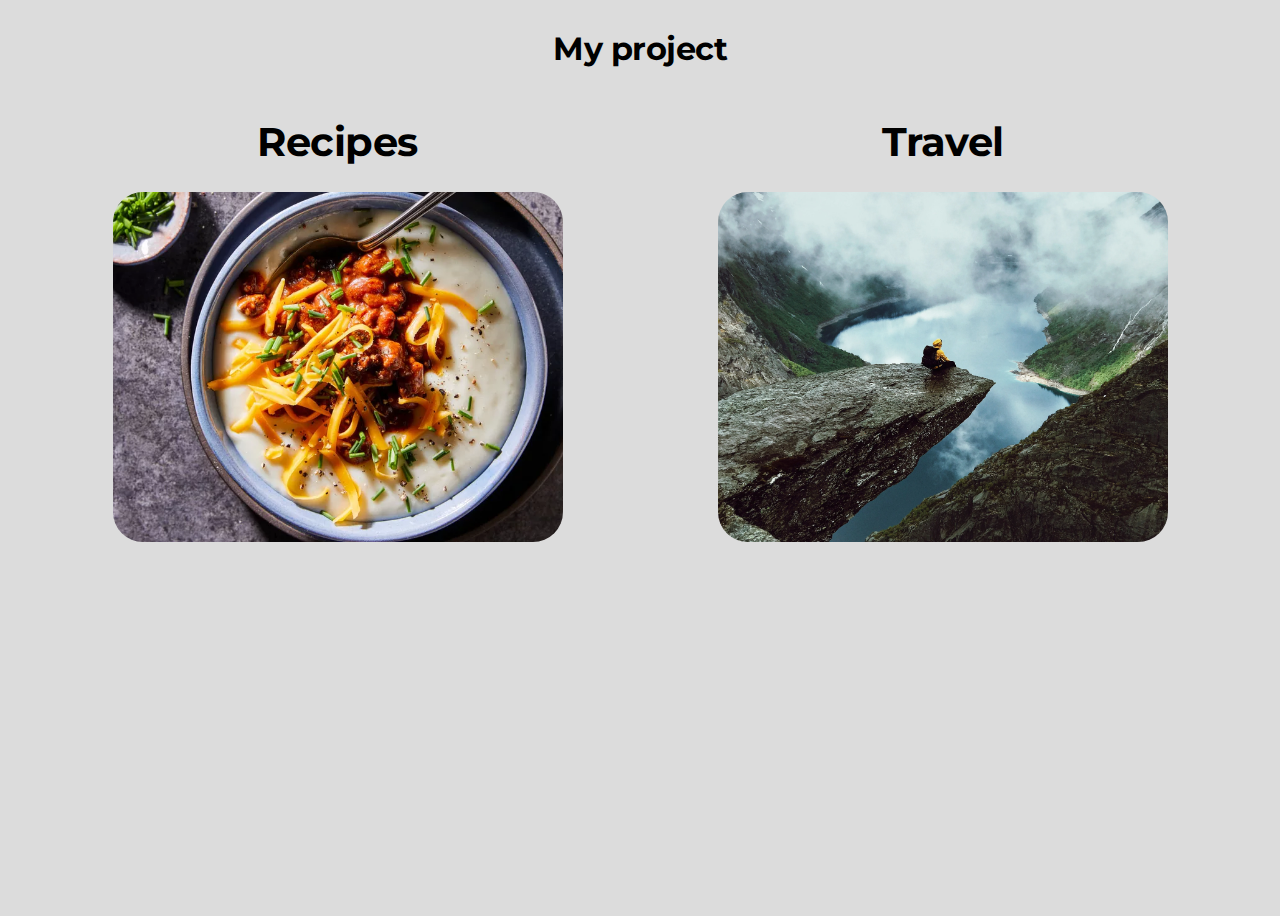
<file: index.html>
<!DOCTYPE html>
<html lang="en">

<head>
	<meta charset="UTF-8">
	<meta name="viewport" content="width=device-width, initial-scale=1.0, maximum-scale=2.0, user-scalable=yes">
	<title>My project</title>
	<link rel="stylesheet" href="https://cdnjs.cloudflare.com/ajax/libs/font-awesome/6.4.2/css/all.min.css"
		crossorigin="anonymous" referrerpolicy="no-referrer" />
	<link rel="shortcut icon" href="/assets/recipes/cookie-bite-solid.svg" type="image/x-icon">
	<link rel="stylesheet" href="./style.css">

</head>

<body>
	<header>
		<h1 class="title">My project</h1>
	</header>
	<main>
		<section>
			<div class="container">
				<div class="item">
					<div class="item-card">
						<h1>Recipes</h1>
						<a href="./assets/pages/recipes.html"><img class="item-card__img"
								src="./assets/recipes/4Chili-Topped-Potato-Soup-22b31bf974ad4e6ebd02a0263fb704f1.webp" alt=""></a>
					</div>

					<div class="item-card">
						<h1>Travel</h1>
						<a href="./travel/travel.html"><img class="item-card__img"
								src="./travel/assets/man-sits-end-trolltunga-before-mountains.webp" alt=""></a>
					</div>

				</div>
			</div>
		</section>
	</main>
</body>

</html>
</file>
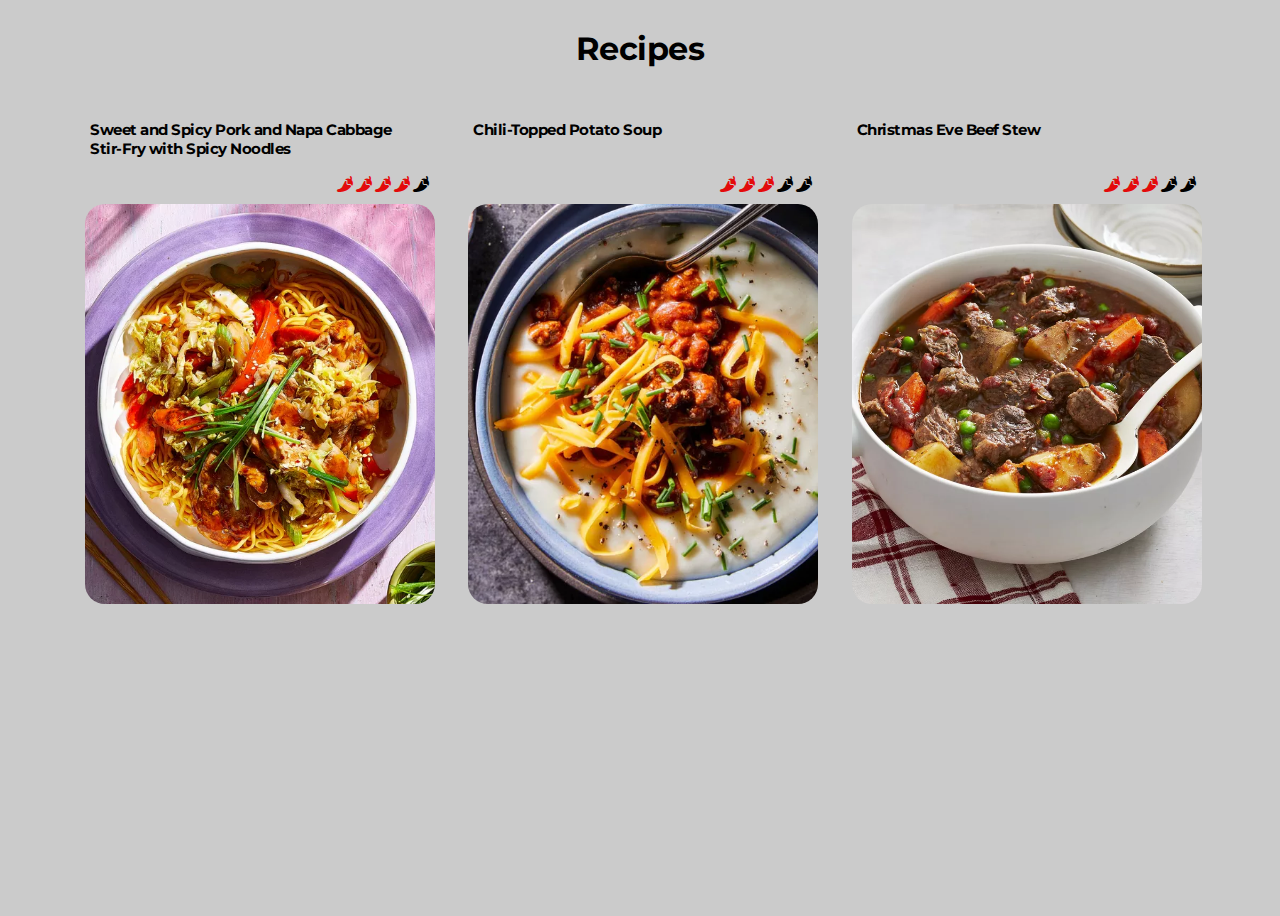
<file: recipes.html>
<!DOCTYPE html>
<html lang="en">

<head>
	<meta charset="UTF-8">
	<meta name="viewport" content="width=device-width, initial-scale=1.0, maximum-scale=2.0, user-scalable=yes">
	<title>Recipes</title>
	<link rel="stylesheet" href="https://cdnjs.cloudflare.com/ajax/libs/font-awesome/6.4.2/css/all.min.css"
		crossorigin="anonymous" referrerpolicy="no-referrer" />

	<link rel="stylesheet" href="./recipes.css">
</head>

<body>
	<header>
		<h1 class="title">Recipes</h1>
	</header>
	<main>
		<section>
			<div class="container">
				<div class="recipes">
					<div class="recipes-item">
						<div class="recipes-item__title">
							<h2 class="recipes-title">Sweet and Spicy Pork and Napa Cabbage Stir-Fry with Spicy Noodles</h2>
							<div class="icons">
								<i class="fa-solid fa-pepper-hot cheked"></i>
								<i class="fa-solid fa-pepper-hot cheked"></i>
								<i class="fa-solid fa-pepper-hot cheked"></i>
								<i class="fa-solid fa-pepper-hot cheked"></i>
								<i class="fa-solid fa-pepper-hot"></i>
							</div>
						</div>
						<div class="recipes-item__image">
							<a href="http://">
								<img class="recipes-img__item"
									src="./assets/recipes/4x3-GOLDMAN_ALR0323_InSeason_StirFry_1751-11283adbb17c4d44afcdbfd448dc6cf6.webp"
									alt="">
							</a>
						</div>
					</div>
					<div class="recipes-item">
						<div class="recipes-item__title">
							<h2 class="recipes-title">Chili-Topped Potato Soup</h2>
							<div class="icons">
								<i class="fa-solid fa-pepper-hot cheked"></i>
								<i class="fa-solid fa-pepper-hot cheked"></i>
								<i class="fa-solid fa-pepper-hot cheked"></i>
								<i class="fa-solid fa-pepper-hot "></i>
								<i class="fa-solid fa-pepper-hot"></i>
							</div>
						</div>
						<div class="recipes-item__image">
							<a href="http://">
								<img class="recipes-img__item"
									src="./assets/recipes/4Chili-Topped-Potato-Soup-22b31bf974ad4e6ebd02a0263fb704f1.webp" alt="">
							</a>
						</div>
					</div>
					<div class="recipes-item">
						<div class="recipes-item__title">
							<h2 class="recipes-title">Christmas Eve Beef Stew
							</h2>
							<div class="icons">
								<i class="fa-solid fa-pepper-hot cheked"></i>
								<i class="fa-solid fa-pepper-hot cheked"></i>
								<i class="fa-solid fa-pepper-hot cheked"></i>
								<i class="fa-solid fa-pepper-hot "></i>
								<i class="fa-solid fa-pepper-hot"></i>
							</div>
						</div>
						<div class="recipes-item__image">
							<a href="http://">
								<img class="recipes-img__item"
									src="./assets/recipes/ChristmasEveBeefStew___002-2000-fa0f682511364e49be9292f654af53aa.webp" alt="">
							</a>
						</div>
					</div>

				</div>
			</div>
		</section>
	</main>
</body>

</html>
</file>
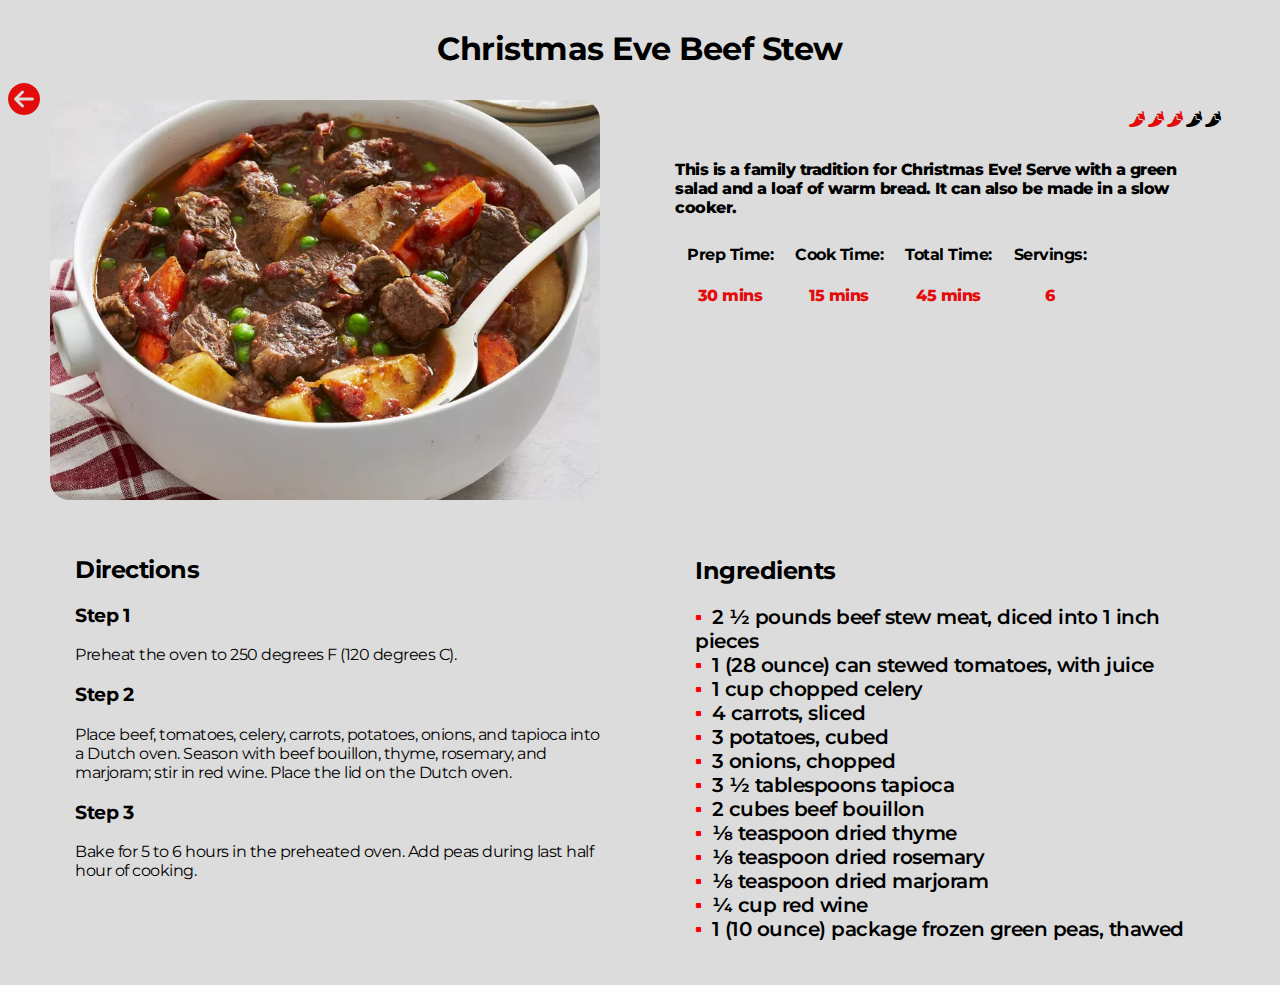
<file: assets/pages/beef.html>
<!DOCTYPE html>
<html lang="en">

<head>
	<meta charset="UTF-8">
	<meta name="viewport" content="width=device-width, initial-scale=1.0, maximum-scale=2.0, user-scalable=yes">
	<title>Christmas Eve Beef Stew</title>
	<link rel="stylesheet" href="../style/item.css">
	<link rel="stylesheet" href="https://cdnjs.cloudflare.com/ajax/libs/font-awesome/6.4.2/css/all.min.css"
		crossorigin="anonymous" referrerpolicy="no-referrer" />
	<link rel="shortcut icon" href="/assets/recipes/cookie-bite-solid.svg" type="image/x-icon">

</head>

<body>
	<header>
		<h1 class="title">Christmas Eve Beef Stew</h1>
		<a class="back" href="./recipes.html"><i class="fa-solid fa-circle-arrow-left fa-2xl"></i></a>
	</header>
	<main>
		<section>
			<div class="container">
				<div class="recipes">
					<div class="recipes-item">
						<img class="recipes-img__item"
							src="../recipes/ChristmasEveBeefStew___002-2000-fa0f682511364e49be9292f654af53aa.webp" alt="">
						<div class="recipes-item__title">
							<div class="icons">
								<i class="fa-solid fa-pepper-hot cheked"></i>
								<i class="fa-solid fa-pepper-hot cheked"></i>
								<i class="fa-solid fa-pepper-hot cheked"></i>
								<i class="fa-solid fa-pepper-hot"></i>
								<i class="fa-solid fa-pepper-hot"></i>
							</div>
							<div class="img-item__info">
								<p>This is a family tradition for Christmas Eve! Serve with a green salad and a loaf of warm bread. It
									can also be made in
									a slow cooker.
								</p>
								<table>
									<tr>
										<th>Prep Time:</th>
										<th>Cook Time:</th>
										<th>Total Time:</th>
										<th>Servings:</th>
									</tr>
									<tr>
										<td>30 mins</td>
										<td>15 mins</td>
										<td>45 mins</td>
										<td>6</td>
									</tr>
								</table>
							</div>
						</div>
					</div>


					<div class="ingredients">
						<div class="directions">
							<h2>Directions</h2>
							<div class="step">
								<h3>Step 1</h3>
								<p>Preheat the oven to 250 degrees F (120 degrees C).</p>
							</div>
							<div class="step">
								<h3>Step 2</h3>
								<p>Place beef, tomatoes, celery, carrots, potatoes, onions, and tapioca into a Dutch oven. Season with
									beef bouillon,
									thyme, rosemary, and marjoram; stir in red wine. Place the lid on the Dutch oven.</p>
							</div>
							<div class="step">
								<h3>Step 3</h3>
								<p>Bake for 5 to 6 hours in the preheated oven. Add peas during last half hour of cooking.</p>
							</div>
						</div>
						<ul>
							<h2>Ingredients</h2>

							<li>2 ½ pounds beef stew meat, diced into 1 inch pieces</li>
							<li>1 (28 ounce) can stewed tomatoes, with juice</li>
							<li>1 cup chopped celery</li>
							<li>4 carrots, sliced</li>
							<li>3 potatoes, cubed</li>
							<li>3 onions, chopped</li>
							<li>3 ½ tablespoons tapioca</li>
							<li>2 cubes beef bouillon</li>
							<li>⅛ teaspoon dried thyme</li>
							<li>⅛ teaspoon dried rosemary</li>
							<li>⅛ teaspoon dried marjoram</li>
							<li>¼ cup red wine</li>
							<li>1 (10 ounce) package frozen green peas, thawed</li>
						</ul>

					</div>
				</div>
			</div>
		</section>
	</main>
</body>

</html>
</file>
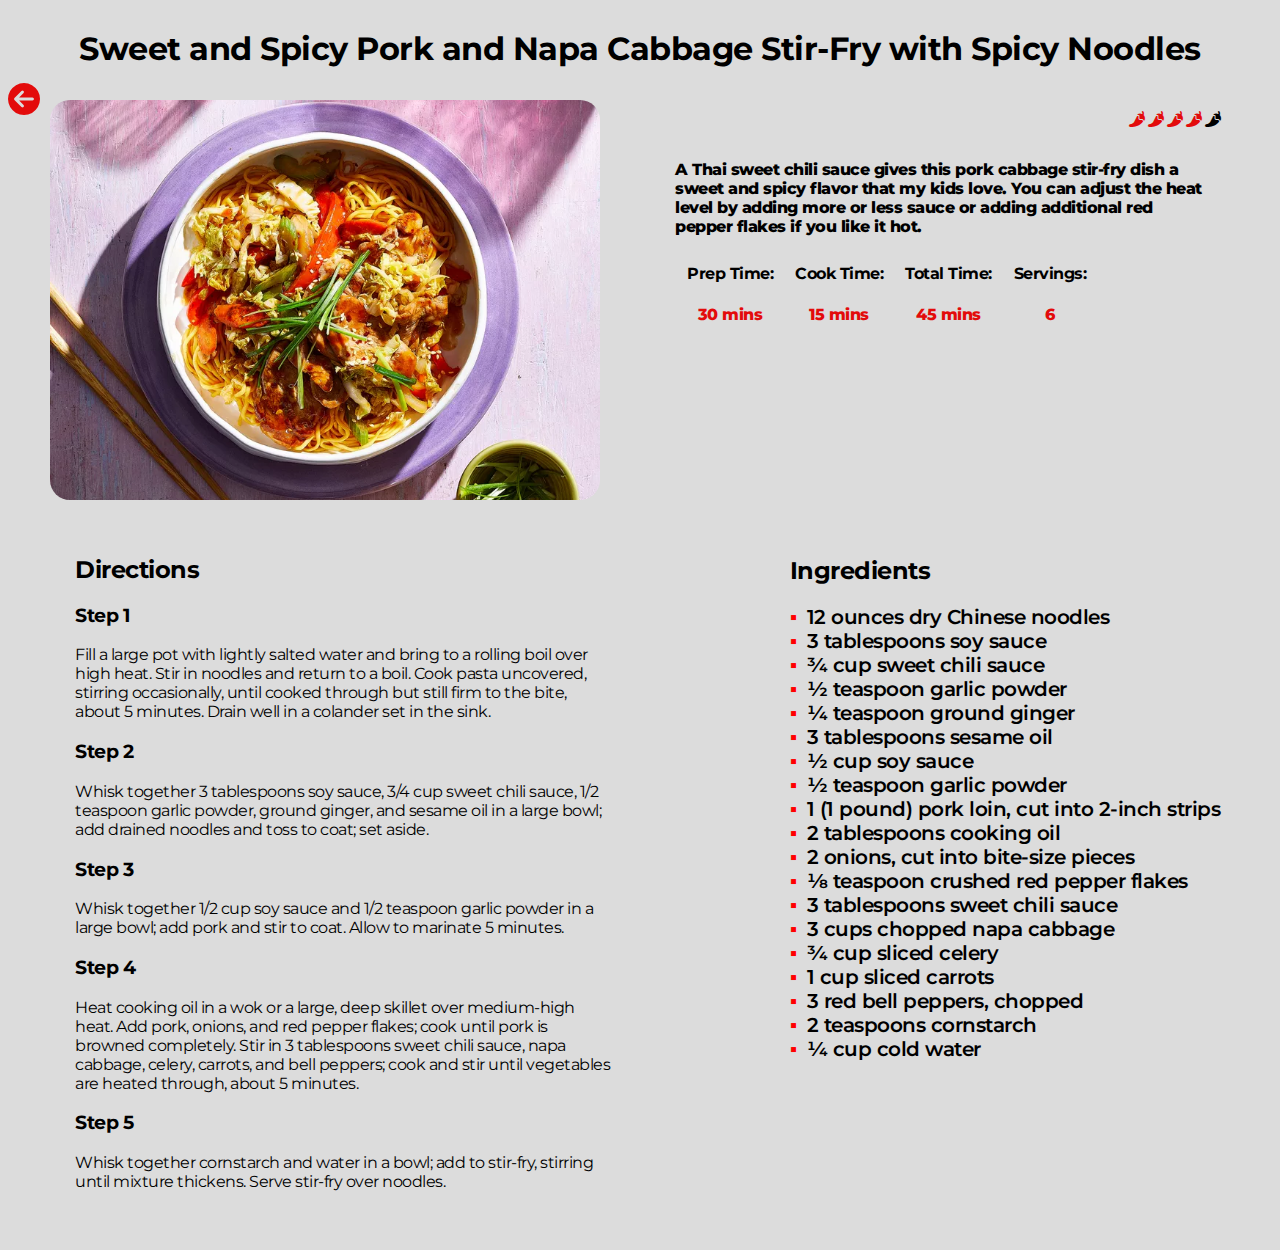
<file: assets/pages/pork.html>
<!DOCTYPE html>
<html lang="en">

<head>
	<meta charset="UTF-8">
	<meta name="viewport" content="width=device-width, initial-scale=1.0, maximum-scale=2.0, user-scalable=yes">
	<title>Sweet and Spicy Pork and Napa Cabbage Stir-Fry with Spicy Noodles</title>
	<link rel="stylesheet" href="../style/item.css">
	<link rel="stylesheet" href="https://cdnjs.cloudflare.com/ajax/libs/font-awesome/6.4.2/css/all.min.css"
		crossorigin="anonymous" referrerpolicy="no-referrer" />
	<link rel="shortcut icon" href="/assets/recipes/cookie-bite-solid.svg" type="image/x-icon">

</head>

<body>
	<header>
		<h1 class="title">Sweet and Spicy Pork and Napa Cabbage Stir-Fry with Spicy Noodles</h1>
		<a class="back" href="./recipes.html"><i class="fa-solid fa-circle-arrow-left fa-2xl"></i></a>
	</header>
	<main>
		<section>
			<div class="container">
				<div class="recipes">
					<div class="recipes-item">
						<img class="recipes-img__item"
							src="../recipes/4x3-GOLDMAN_ALR0323_InSeason_StirFry_1751-11283adbb17c4d44afcdbfd448dc6cf6.webp" alt="">
						<div class="recipes-item__title">
							<div class="icons">
								<i class="fa-solid fa-pepper-hot cheked"></i>
								<i class="fa-solid fa-pepper-hot cheked"></i>
								<i class="fa-solid fa-pepper-hot cheked"></i>
								<i class="fa-solid fa-pepper-hot cheked"></i>
								<i class="fa-solid fa-pepper-hot"></i>
							</div>
							<div class="img-item__info">
								<p>A Thai sweet chili sauce gives this pork cabbage stir-fry dish a sweet and spicy flavor that
									my kids
									love. You can
									adjust the heat level by adding more or less sauce or adding additional red pepper flakes if you
									like
									it
									hot.</p>
								<table>
									<tr>
										<th>Prep Time:</th>
										<th>Cook Time:</th>
										<th>Total Time:</th>
										<th>Servings:</th>
									</tr>
									<tr>
										<td>30 mins</td>
										<td>15 mins</td>
										<td>45 mins</td>
										<td>6</td>
									</tr>
								</table>
							</div>
						</div>
					</div>


					<div class="ingredients">
						<div class="directions">
							<h2>Directions</h2>
							<div class="step">
								<h3>Step 1</h3>
								<p>Fill a large pot with lightly salted water and bring to a rolling boil over high heat. Stir in
									noodles and return to a
									boil. Cook pasta uncovered, stirring occasionally, until cooked through but still firm to the bite,
									about 5 minutes.
									Drain well in a colander set in the sink.</p>
							</div>
							<div class="step">
								<h3>Step 2</h3>
								<p>Whisk together 3 tablespoons soy sauce, 3/4 cup sweet chili sauce, 1/2 teaspoon garlic powder, ground
									ginger, and sesame
									oil in a large bowl; add drained noodles and toss to coat; set aside.</p>
							</div>
							<div class="step">
								<h3>Step 3</h3>
								<p>Whisk together 1/2 cup soy sauce and 1/2 teaspoon garlic powder in a large bowl; add pork and stir to
									coat. Allow to
									marinate 5 minutes.</p>
							</div>
							<div class="step">
								<h3>Step 4</h3>
								<p>Heat cooking oil in a wok or a large, deep skillet over medium-high heat. Add pork, onions, and red
									pepper flakes; cook
									until pork is browned completely. Stir in 3 tablespoons sweet chili sauce, napa cabbage, celery,
									carrots, and bell
									peppers; cook and stir until vegetables are heated through, about 5 minutes.</p>
							</div>
							<div class="step">
								<h3>Step 5</h3>
								<p>Whisk together cornstarch and water in a bowl; add to stir-fry, stirring until mixture thickens.
									Serve stir-fry over
									noodles.</p>
							</div>
						</div>
						<ul>
							<h2>Ingredients</h2>

							<li>12 ounces dry Chinese noodles</li>
							<li>3 tablespoons soy sauce</li>
							<li>¾ cup sweet chili sauce</li>
							<li>½ teaspoon garlic powder</li>
							<li>¼ teaspoon ground ginger</li>
							<li>3 tablespoons sesame oil</li>
							<li>½ cup soy sauce</li>
							<li>½ teaspoon garlic powder</li>
							<li>1 (1 pound) pork loin, cut into 2-inch strips</li>
							<li>2 tablespoons cooking oil</li>
							<li>2 onions, cut into bite-size pieces</li>
							<li>⅛ teaspoon crushed red pepper flakes</li>
							<li>3 tablespoons sweet chili sauce</li>
							<li>3 cups chopped napa cabbage</li>
							<li>¾ cup sliced celery</li>
							<li>1 cup sliced carrots</li>
							<li>3 red bell peppers, chopped</li>
							<li>2 teaspoons cornstarch</li>
							<li>¼ cup cold water</li>
						</ul>

					</div>
				</div>
			</div>
		</section>
	</main>
</body>

</html>
</file>
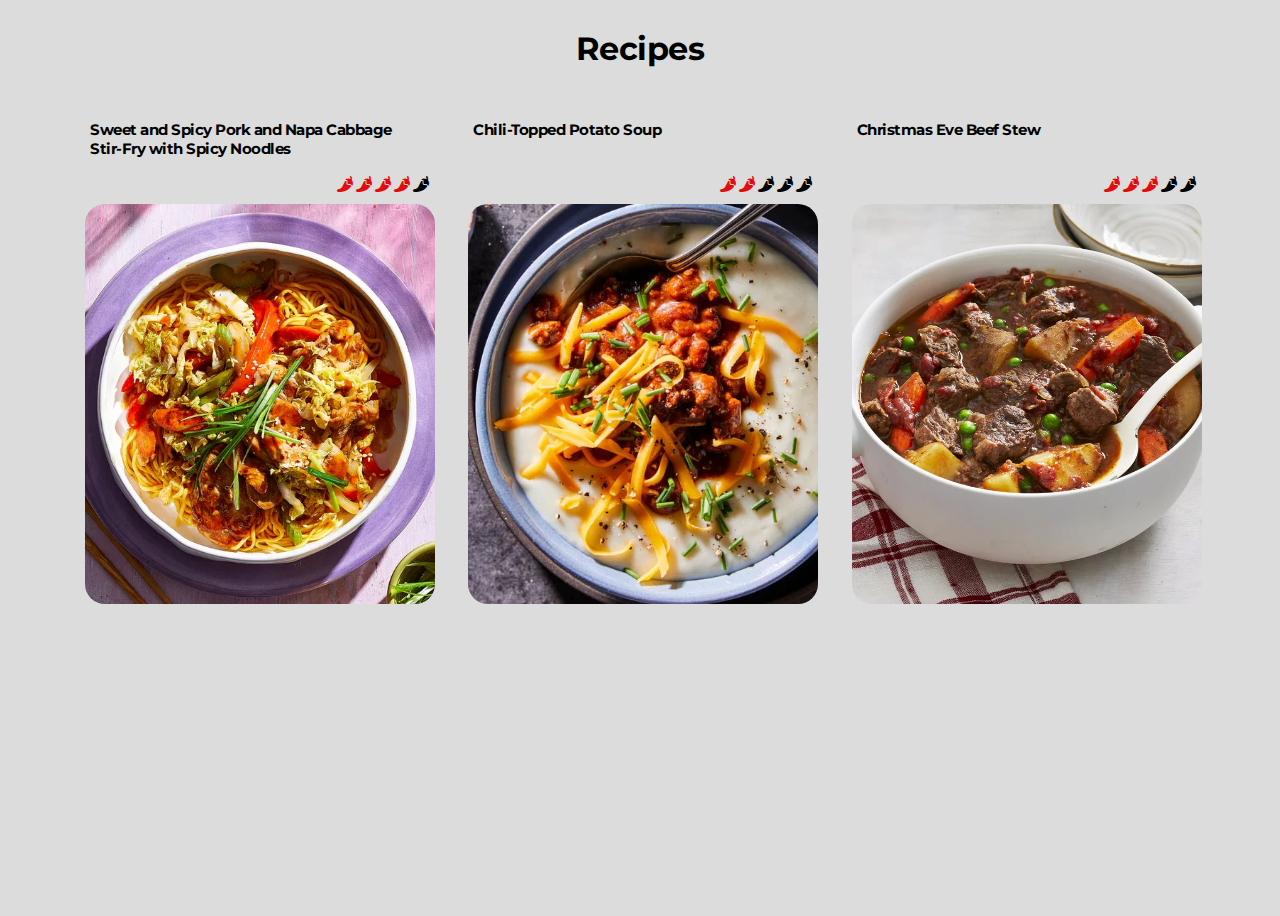
<file: assets/pages/recipes.html>
<!DOCTYPE html>
<html lang="en">

<head>
	<meta charset="UTF-8">
	<meta name="viewport" content="width=device-width, initial-scale=1.0, maximum-scale=2.0, user-scalable=yes">
	<title>Recipes</title>
	<link rel="stylesheet" href="https://cdnjs.cloudflare.com/ajax/libs/font-awesome/6.4.2/css/all.min.css"
		crossorigin="anonymous" referrerpolicy="no-referrer" />
	<link rel="shortcut icon" href="/assets/recipes/cookie-bite-solid.svg" type="image/x-icon">
	<link rel="stylesheet" href="../style/recipes.css">
</head>

<body>
	<header>
		<h1 class="title">Recipes</h1>
	</header>
	<main>
		<section>
			<div class="container">
				<div class="recipes">
					<div class="recipes-item">
						<div class="recipes-item__title">
							<h2 class="recipes-title">Sweet and Spicy Pork and Napa Cabbage Stir-Fry with Spicy Noodles</h2>
							<div class="icons">
								<i class="fa-solid fa-pepper-hot cheked"></i>
								<i class="fa-solid fa-pepper-hot cheked"></i>
								<i class="fa-solid fa-pepper-hot cheked"></i>
								<i class="fa-solid fa-pepper-hot cheked"></i>
								<i class="fa-solid fa-pepper-hot"></i>
							</div>
						</div>
						<div class="recipes-item__image">
							<a href="./pork.html">
								<img class="recipes-img__item"
									src="../recipes/4x3-GOLDMAN_ALR0323_InSeason_StirFry_1751-11283adbb17c4d44afcdbfd448dc6cf6.webp"
									alt="">
							</a>
						</div>
					</div>
					<div class="recipes-item">
						<div class="recipes-item__title">
							<h2 class="recipes-title">Chili-Topped Potato Soup</h2>
							<div class="icons">
								<i class="fa-solid fa-pepper-hot cheked"></i>
								<i class="fa-solid fa-pepper-hot cheked"></i>
								<i class="fa-solid fa-pepper-hot"></i>
								<i class="fa-solid fa-pepper-hot "></i>
								<i class="fa-solid fa-pepper-hot"></i>
							</div>
						</div>
						<div class="recipes-item__image">
							<a href="./soup.html">
								<img class="recipes-img__item"
									src="../recipes/4Chili-Topped-Potato-Soup-22b31bf974ad4e6ebd02a0263fb704f1.webp" alt="">
							</a>
						</div>
					</div>
					<div class="recipes-item">
						<div class="recipes-item__title">
							<h2 class="recipes-title">Christmas Eve Beef Stew
							</h2>
							<div class="icons">
								<i class="fa-solid fa-pepper-hot cheked"></i>
								<i class="fa-solid fa-pepper-hot cheked"></i>
								<i class="fa-solid fa-pepper-hot cheked"></i>
								<i class="fa-solid fa-pepper-hot "></i>
								<i class="fa-solid fa-pepper-hot"></i>
							</div>
						</div>
						<div class="recipes-item__image">
							<a href="./beef.html">
								<img class="recipes-img__item"
									src="../recipes/ChristmasEveBeefStew___002-2000-fa0f682511364e49be9292f654af53aa.webp" alt="">
							</a>
						</div>
					</div>


				</div>
			</div>
		</section>
	</main>
</body>

</html>
</file>
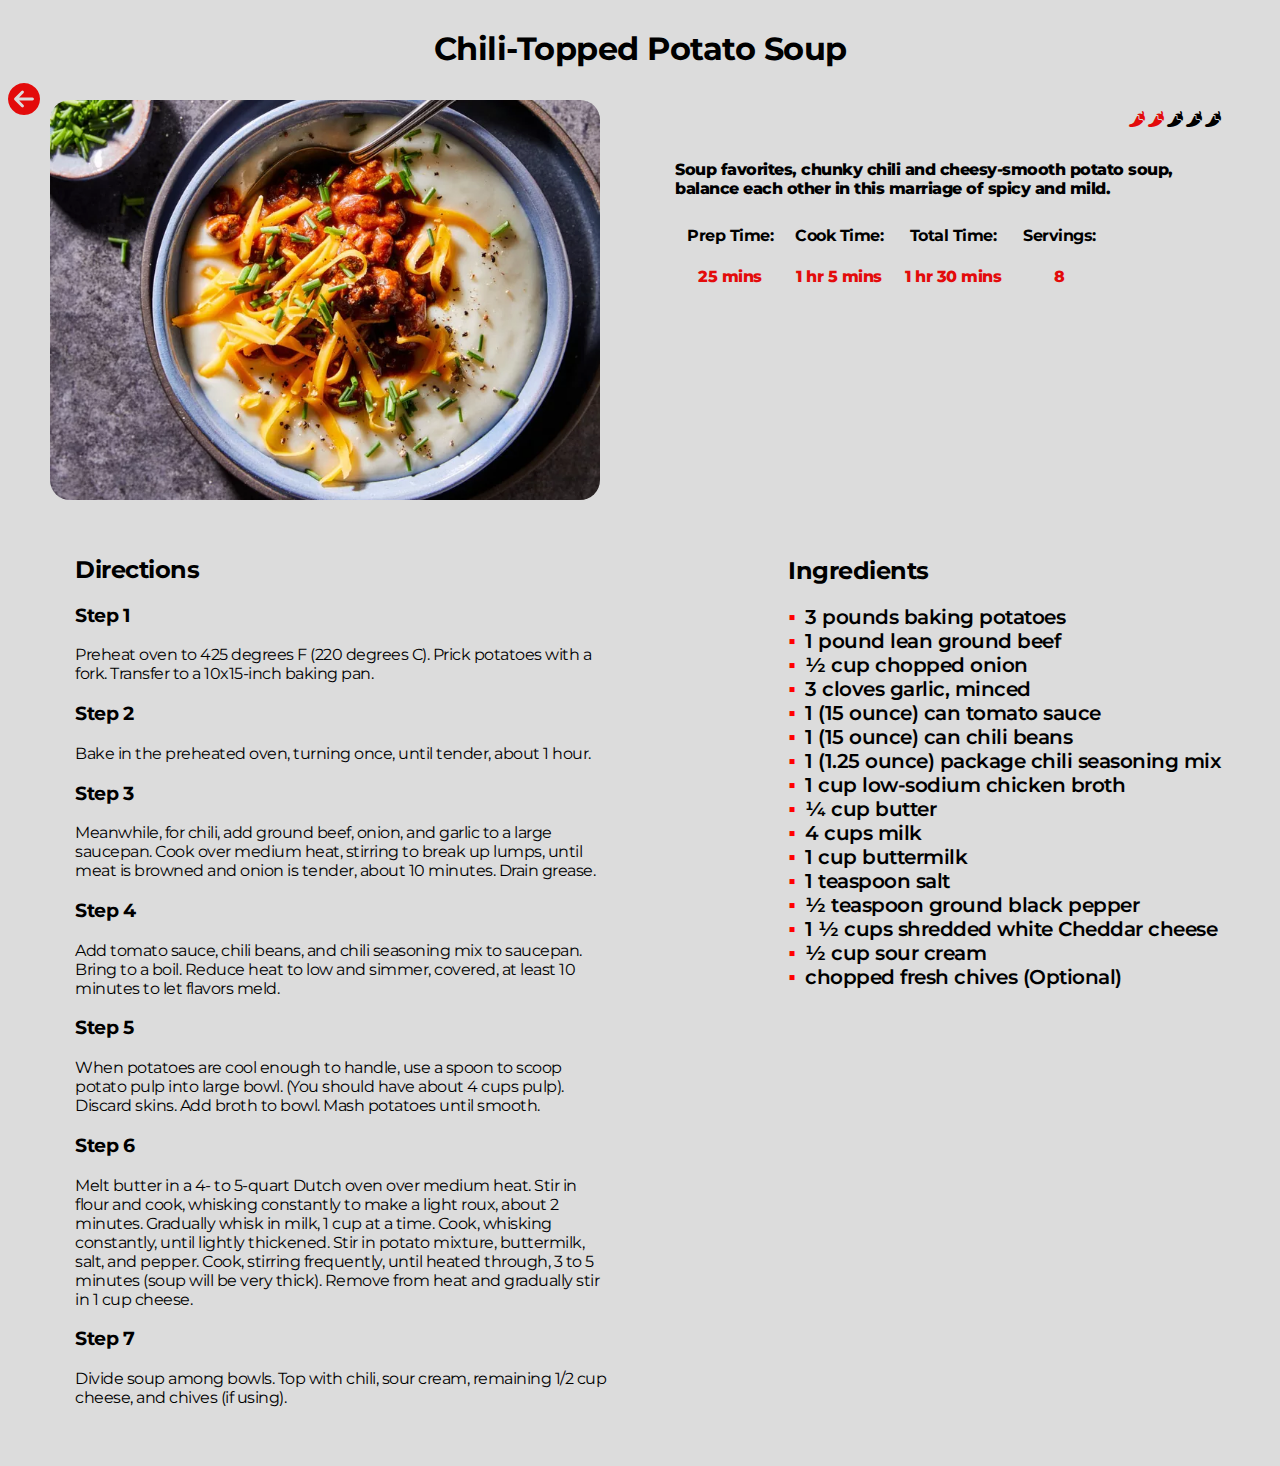
<file: assets/pages/soup.html>
<!DOCTYPE html>
<html lang="en">

<head>
	<meta charset="UTF-8">
	<meta name="viewport" content="width=device-width, initial-scale=1.0, maximum-scale=2.0, user-scalable=yes">
	<title>Chili-Topped Potato Soup</title>
	<link rel="stylesheet" href="../style/item.css">
	<link rel="stylesheet" href="https://cdnjs.cloudflare.com/ajax/libs/font-awesome/6.4.2/css/all.min.css"
		crossorigin="anonymous" referrerpolicy="no-referrer" />
	<link rel="shortcut icon" href="/assets/recipes/cookie-bite-solid.svg" type="image/x-icon">

</head>

<body>
	<header>
		<h1 class="title">Chili-Topped Potato Soup</h1>
		<a class="back" href="./recipes.html"><i class="fa-solid fa-circle-arrow-left fa-2xl"></i></a>
	</header>
	<main>
		<section>
			<div class="container">
				<div class="recipes">
					<div class="recipes-item">
						<img class="recipes-img__item"
							src="../recipes/4Chili-Topped-Potato-Soup-22b31bf974ad4e6ebd02a0263fb704f1.webp" alt="">
						<div class="recipes-item__title">
							<div class="icons">
								<i class="fa-solid fa-pepper-hot cheked"></i>
								<i class="fa-solid fa-pepper-hot cheked"></i>
								<i class="fa-solid fa-pepper-hot"></i>
								<i class="fa-solid fa-pepper-hot"></i>
								<i class="fa-solid fa-pepper-hot"></i>
							</div>
							<div class="img-item__info">
								<p>Soup favorites, chunky chili and cheesy-smooth potato soup, balance each other in this marriage of
									spicy and mild.
								</p>
								<table>
									<tr>
										<th>Prep Time:</th>
										<th>Cook Time:</th>
										<th>Total Time:</th>
										<th>Servings:</th>
									</tr>
									<tr>
										<td>25 mins</td>
										<td>1 hr 5 mins</td>
										<td>1 hr 30 mins</td>
										<td>8</td>
									</tr>
								</table>
							</div>
						</div>
					</div>


					<div class="ingredients">
						<div class="directions">
							<h2>Directions</h2>
							<div class="step">
								<h3>Step 1</h3>
								<p>Preheat oven to 425 degrees F (220 degrees C). Prick potatoes with a fork. Transfer to a 10x15-inch
									baking pan.</p>
							</div>
							<div class="step">
								<h3>Step 2</h3>
								<p>Bake in the preheated oven, turning once, until tender, about 1 hour.</p>
							</div>
							<div class="step">
								<h3>Step 3</h3>
								<p>Meanwhile, for chili, add ground beef, onion, and garlic to a large saucepan. Cook over medium heat,
									stirring to break
									up lumps, until meat is browned and onion is tender, about 10 minutes. Drain grease.</p>
							</div>
							<div class="step">
								<h3>Step 4</h3>
								<p>Add tomato sauce, chili beans, and chili seasoning mix to saucepan. Bring to a boil. Reduce heat to
									low and simmer,
									covered, at least 10 minutes to let flavors meld.</p>
							</div>
							<div class="step">
								<h3>Step 5</h3>
								<p>When potatoes are cool enough to handle, use a spoon to scoop potato pulp into large bowl. (You
									should have about 4 cups
									pulp). Discard skins. Add broth to bowl. Mash potatoes until smooth.</p>
							</div>
							<div class="step">
								<h3>Step 6</h3>
								<p>Melt butter in a 4- to 5-quart Dutch oven over medium heat. Stir in flour and cook, whisking
									constantly to make a light
									roux, about 2 minutes. Gradually whisk in milk, 1 cup at a time. Cook, whisking constantly, until
									lightly thickened.
									Stir in potato mixture, buttermilk, salt, and pepper. Cook, stirring frequently, until heated through,
									3 to 5 minutes
									(soup will be very thick). Remove from heat and gradually stir in 1 cup cheese.</p>
							</div>
							<div class="step">
								<h3>Step 7</h3>
								<p>Divide soup among bowls. Top with chili, sour cream, remaining 1/2 cup cheese, and chives (if using).
								</p>
							</div>
						</div>
						<ul>
							<h2>Ingredients</h2>

							<li>3 pounds baking potatoes</li>
							<li>1 pound lean ground beef</li>
							<li>½ cup chopped onion</li>
							<li>3 cloves garlic, minced</li>
							<li>1 (15 ounce) can tomato sauce</li>
							<li>1 (15 ounce) can chili beans</li>
							<li>1 (1.25 ounce) package chili seasoning mix</li>
							<li>1 cup low-sodium chicken broth</li>
							<li>¼ cup butter</li>
							<li>4 cups milk</li>
							<li>1 cup buttermilk</li>
							<li>1 teaspoon salt</li>
							<li>½ teaspoon ground black pepper</li>
							<li>1 ½ cups shredded white Cheddar cheese</li>
							<li>½ cup sour cream</li>
							<li>chopped fresh chives (Optional)</li>
						</ul>

					</div>
				</div>
			</div>
		</section>
	</main>
</body>

</html>
</file>
<file: style.css>
@import url('https://fonts.googleapis.com/css2?family=Montserrat:wght@300;400;600;700&display=swap');

html,
body {
	display: flex;
	flex-direction: column;
	min-height: 100vh;

	background-color: #dcdcdc;
	font-family: Montserrat;
	letter-spacing: -0.5px;
	font-weight: 400;
	color: var(--white);

	overflow-x: hidden;

}

.container {
	margin: 0 auto;
	max-width: 1200px;
	box-sizing: border-box;
}

.title {
	text-align: center;

}

.back {
	color: #e30b0b;
	position: fixed;

}


.item {
	color: white;
	font-size: 20px;
	display: grid;
	gap: 10px;
	grid-template-columns: repeat(auto-fit, minmax(350px, 1fr));
	align-items: center;
	justify-items: center;

}

.item-card {
	color: black;
	text-align: center;
}

.item-card__img {
	width: 450px;
	height: 350px;
	object-fit: cover;
	border-radius: 30px;
	cursor: pointer;
	transition: all 0.8s;
}

.item-card__img:hover {
	box-shadow: 0 4px 4px rgba(0, 0, 0, 0.624), 0 4px 5px rgba(0, 0, 0, 0.536);

	transition: all 0.8s;
}
</file>
<file: recipes.css>
@import url('https://fonts.googleapis.com/css2?family=Montserrat:wght@300;400;600;700&display=swap');

html,
body {
	display: flex;
	flex-direction: column;
	min-height: 100vh;

	background-color: #cbcbcb;
	font-family: Montserrat;
	letter-spacing: -0.5px;
	font-weight: 400;
	color: var(--white);

	overflow-x: hidden;
	overflow-y: scroll;

}

.container {
	margin: 0 auto;
	padding: 0 15px;
	max-width: 1200px;
	box-sizing: border-box;
}

.title {
	text-align: center;

}

.cheked {
	color: #e30b0b;
}
.icons {
	text-align: end;
}

.recipes {
	display: grid;
	gap: 20px;
	grid-template-columns: repeat(auto-fit, minmax(350px, 1fr));
	margin: 20px;
text-align: center
;}

.recipes-item {}

.recipes-item__title {

	margin: 10px;
}


.recipes-title {
	margin: 5px;
	font-size: 15px;
	display: block;
	height: 50px;
	text-align: start;
}

.recipes-item__image {
	margin: 10px;


}

.recipes-img__item {
	border-radius: 20px;
	width: 350px;
	height: 400px;
	object-fit: cover;
	transition: all 0.8s;
}

.recipes-img__item:hover {
	box-shadow: 0 4px 4px rgba(0, 0, 0, 0.624), 0 4px 5px rgba(0, 0, 0, 0.536);
	transition: all 0.8s;
}
</file>
<file: assets/style/item.css>
@import url('https://fonts.googleapis.com/css2?family=Montserrat:wght@300;400;600;700&display=swap');

html,
body {
	display: flex;
	flex-direction: column;
	min-height: 100vh;

	background-color: #dcdcdc;
	font-family: Montserrat;
	letter-spacing: -0.5px;
	font-weight: 400;
	color: var(--white);

	overflow-x: hidden;

}

.container {
	margin: 0 auto;
	max-width: 1200px;
	box-sizing: border-box;
}

.title {
	text-align: center;

}
.back {
	color: #e30b0b;
	position: fixed;
	 
}
 

.cheked {
	color: #e30b0b;
}

.icons {
	text-align: end;
}




.recipes-item__title {

	margin: 10px;
}


.recipes-title {
	margin: 5px;
	font-size: 15px;
	display: block;
	height: 50px;
	text-align: start;
}

.recipes-item {
	margin: 10px;
	display: grid;
	gap: 20px;
	grid-template-columns: repeat(auto-fit, minmax(350px, 1fr));


}

.img-item__info {
	font-weight: 800;
	padding: 15px;
}

.recipes-img__item {
	border-radius: 20px;
	width: 550px;
	height: 400px;
	object-fit: cover;
}

.ingredients {
	display: grid;
	gap: 30px;
	grid-template-columns: repeat(auto-fit, minmax(450px, 1fr));
	margin: 20px;
	justify-items: end;
}

.directions {
	margin: 15px;
}

th,
td {
	padding: 10px;
}

td {
	color: #e30b0b;
	text-align: center;
}

li {
	list-style-type: none;
	font-size: 20px;
	font-weight: 600;
}

li::before {
	color: red;
	content: "▪";
	padding-right: 10px;
}

@media screen and (max-width: 768px) {
	.recipes-img__item {
		border-radius: 20px;
		width: 100%;
		object-fit: cover;
	}

	.ingredients {
		display: flex;
		flex-direction: column;
	}
	li {
		font-size: 15px;
	}


}
</file>
<file: assets/style/recipes.css>
@import url('https://fonts.googleapis.com/css2?family=Montserrat:wght@300;400;600;700&display=swap');

html,
body {
	display: flex;
	flex-direction: column;
	min-height: 100vh;

	background-color: #dcdcdc;
	font-family: Montserrat;
	letter-spacing: -0.5px;
	font-weight: 400;
	color: var(--white);

	overflow-x: hidden;

}

.container {
	margin: 0 auto;
	padding: 0 15px;
	max-width: 1200px;
	box-sizing: border-box;
}

.title {
	text-align: center;

}

.cheked {
	color: #e30b0b;
}

.icons {
	text-align: end;
}

.recipes {
	display: grid;
	gap: 20px;
	grid-template-columns: repeat(auto-fit, minmax(350px, 1fr));
	margin: 20px;
	text-align: center;
}

.recipes-item {}

.recipes-item__title {

	margin: 10px;
}


.recipes-title {
	margin: 5px;
	font-size: 15px;
	display: block;
	height: 50px;
	text-align: start;
}

.recipes-item__image {
	margin: 10px;


}

.recipes-img__item {
	border-radius: 20px;
	width: 350px;
	height: 400px;
	object-fit: cover;
	transition: all 0.8s;
}

.recipes-img__item:hover {
	box-shadow: 0 4px 4px rgba(0, 0, 0, 0.624), 0 4px 5px rgba(0, 0, 0, 0.536);
	transition: all 0.8s;
}
</file>
